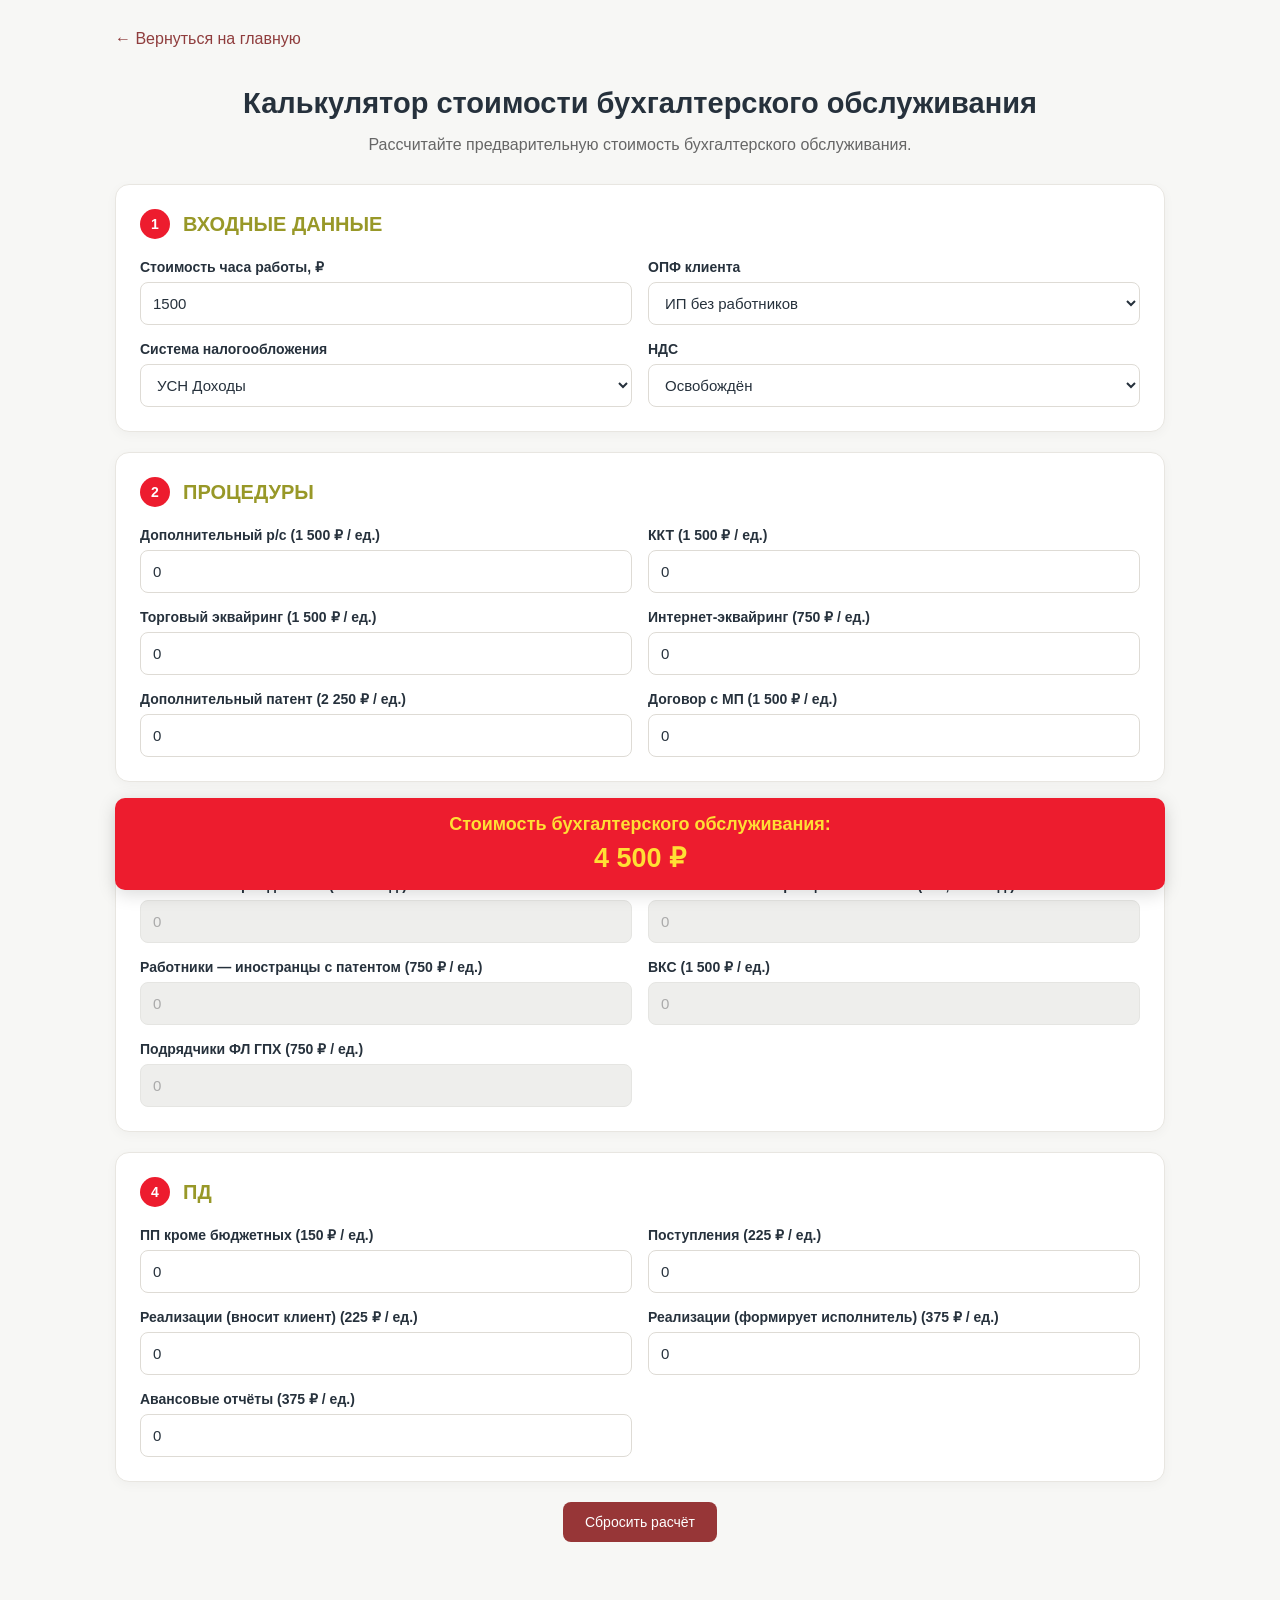
<file: templates/calculator.html>
<!DOCTYPE html>
<html lang="ru">
<head>
<meta charset="UTF-8">
<meta name="viewport" content="width=device-width, initial-scale=1.0">
<title>Калькулятор бухгалтерского обслуживания — ТАТВЕРК</title>

<style>
* { box-sizing: border-box; }

body {
    margin: 0;
    padding: 30px 16px 45px;
    background: #f7f7f5;
    color: #26313c;
    font-family: Arial, sans-serif;
}

.container {
    max-width: 1050px;
    margin: auto;
}

h1 {
    text-align: center;
    font-size: 29px;
    margin-bottom: 12px;
}

.intro {
    text-align: center;
    color: #666;
    margin-bottom: 30px;
}

.section {
    background: white;
    border: 1px solid #e8e6e1;
    border-radius: 14px;
    padding: 24px;
    margin-bottom: 20px;
    box-shadow: 0 3px 12px rgba(0,0,0,.035);
}

.section-title {
    display: flex;
    align-items: center;
    gap: 13px;
    margin-bottom: 20px;
}

.section-title h2 {
    font-size: 20px;
    margin: 0;
    color: #989828;
}

.number {
    width: 30px;
    height: 30px;
    min-width: 30px;
    display: flex;
    align-items: center;
    justify-content: center;
    background: #ed1c2e;
    color: #fff;
    border-radius: 50%;
    font-size: 14px;
    font-weight: bold;
}

.grid {
    display: grid;
    grid-template-columns: repeat(2, minmax(0, 1fr));
    gap: 16px;
}

.field {
    display: flex;
    flex-direction: column;
    gap: 7px;
    min-width: 0;
}

.field label {
    font-size: 14px;
    font-weight: 600;
}

input, select {
    width: 100%;
    min-height: 43px;
    padding: 10px 12px;
    border: 1px solid #dedbd5;
    border-radius: 8px;
    background: white;
    color: #26313c;
    font-size: 15px;
}

input:focus, select:focus {
    outline: 2px solid #d8c98a;
    border-color: #9a8a43;
}

/* Поля ЗП и КУ серые и недоступные при ИП без работников */
.salary-quantity:disabled {
    background: #eeeeec;
    color: #aaa;
    border-color: #e5e5e2;
    cursor: not-allowed;
}

select:disabled {
    background: #eeeeec;
    color: #aaa;
    cursor: not-allowed;
}

.service-grid {
    display: grid;
    grid-template-columns: repeat(3, minmax(0, 1fr));
    gap: 13px;
}

.service {
    min-height: 43px;
    padding: 10px 13px;
    border: 1px solid #dedbd5;
    border-radius: 8px;
    background: white;
    color: #26313c;
    font-size: 14px;
    font-weight: 600;
    text-align: left;
    cursor: pointer;
    transition: .2s;
}

.service:hover:not(:disabled) {
    border-color: #973637;
    background: #faf4f2;
}

.service.active {
    background: #973637;
    border-color: #973637;
    color: white;
}

.service:disabled {
    background: #eeeeec;
    color: #aaa;
    border-color: #e5e5e2;
    cursor: not-allowed;
}

.reset {
    display: block;
    margin: 20px auto;
    border: 0;
    background: #973637;
    color: white;
    border-radius: 8px;
    padding: 12px 22px;
    font-size: 14px;
    cursor: pointer;
}

.reset:hover {
    background: #7d2c2d;
}

.back-link {
    display: inline-block;
    margin-bottom: 20px;
    color: #8f3d3d;
    text-decoration: none;
}

.back-link:hover {
    text-decoration: underline;
}

.total {
    position: sticky;
    bottom: 10px;
    z-index: 10;
    background: #ed1c2e;
    color: #FFDF35;
    border-radius: 10px;
    padding: 16px;
    font-size: 18px;
    font-weight: bold;
    box-shadow: 0 4px 18px rgba(0,0,0,.15);
    text-align: center;
}

.total-price {
    font-size: 27px;
    margin-top: 7px;
}

.hidden-calculation {
    display: none !important;
}

/* МОБИЛЬНАЯ ВЕРСИЯ */

@media(max-width: 650px) {

    body {
        padding: 18px 10px 28px;
    }

    h1 {
        font-size: 23px;
        line-height: 1.3;
    }

    .intro {
        font-size: 14px;
        line-height: 1.5;
        margin-bottom: 22px;
    }

    .section {
        padding: 17px 14px;
        margin-bottom: 14px;
    }

    .section-title h2 {
        font-size: 18px;
    }

    .grid {
        grid-template-columns: 1fr;
        gap: 13px;
    }

    .service-grid {
        grid-template-columns: repeat(2, minmax(0, 1fr));
        gap: 9px;
    }

    .service {
        min-height: 45px;
        font-size: 12px;
        padding: 10px;
overflow-wrap: anywhere;
    }

    input, select {
        min-height: 44px;
        font-size: 16px;
    }

    .total {
        padding: 13px 10px;
        font-size: 15px;
        bottom: 8px;
    }

    .total-price {
        font-size: 27px;
    }

    .reset {
        width: 100%;
        min-height: 44px;
    }
}

@media(max-width: 360px) {

    .service-grid {
        grid-template-columns: 1fr;
    }

    h1 {
        font-size: 21px;
    }

    .section {
        padding: 15px 11px;
    }
}
</style>
</head>

<body>

<div class="container">

<a href="/" class="back-link">← Вернуться на главную</a>

<h1>Калькулятор стоимости бухгалтерского обслуживания</h1>

<p class="intro">
Рассчитайте предварительную стоимость бухгалтерского обслуживания.
</p>


<!-- 1. ВХОДНЫЕ ДАННЫЕ -->

<section class="section">

    <div class="section-title">
        <span class="number">1</span>
        <h2>ВХОДНЫЕ ДАННЫЕ</h2>
    </div>

    <div class="grid">

        <div class="field">
            <label for="hourPrice">Стоимость часа работы, ₽</label>
            <input
                type="number"
                id="hourPrice"
                value="1500"
                min="0"
                step="1"
            >
        </div>

        <div class="field">
            <label for="opf">ОПФ клиента</label>
            <select id="opf">
                <option value="ip_no">ИП без работников</option>
                <option value="ip_yes">ИП с работниками</option>
                <option value="ooo">ООО</option>
            </select>
        </div>

        <div class="field">
            <label for="tax">Система налогообложения</label>
            <select id="tax"></select>
        </div>

        <div class="field">
            <label for="vat">НДС</label>
            <select id="vat">
                <option value="0">Освобождён</option>
                <option value="vat57">НДС 5 / 7 %</option>
                <option value="vatOther">НДС 0 / 10 / 22 %</option>
            </select>
        </div>

    </div>
</section>


<!-- 2. ПРОЦЕДУРЫ -->

<section class="section">

    <div class="section-title">
        <span class="number">2</span>
        <h2>ПРОЦЕДУРЫ</h2>
    </div>

    <div class="grid">

        <div class="field">
            <label for="procAccount">Дополнительный р/с (1 500 ₽ / ед.)</label>
            <input type="number" id="procAccount" class="procedure-quantity" min="0" step="1" value="0">
        </div>

        <div class="field">
            <label for="procKkt">ККТ (1 500 ₽ / ед.)</label>
            <input type="number" id="procKkt" class="procedure-quantity" min="0" step="1" value="0">
        </div>

        <div class="field">
            <label for="procTrade">Торговый эквайринг (1 500 ₽ / ед.)</label>
            <input type="number" id="procTrade" class="procedure-quantity" min="0" step="1" value="0">
        </div>

        <div class="field">
            <label for="procInternet">Интернет-эквайринг (750 ₽ / ед.)</label>
            <input type="number" id="procInternet" class="procedure-quantity" min="0" step="1" value="0">
        </div>

        <div class="field">
            <label for="procPatent">Дополнительный патент (2 250 ₽ / ед.)</label>
            <input type="number" id="procPatent" class="procedure-quantity" min="0" step="1" value="0">
        </div>

        <div class="field">
            <label for="procMarket">Договор с МП (1 500 ₽ / ед.)</label>
            <input type="number" id="procMarket" class="procedure-quantity" min="0" step="1" value="0">
        </div>

    </div>

</section>


<!-- 3. ЗП И КУ -->

<section class="section" id="salarySection">

    <div class="section-title">
        <span class="number">3</span>
        <h2>ЗП И КУ</h2>
    </div>

    <div class="grid">

        <div class="field">
            <label for="salaryCitizens">Работники — граждане РФ (375 ₽ / ед.)</label>
            <input type="number" id="salaryCitizens" class="salary-quantity" min="0" step="1" value="0">
        </div>

        <div class="field">
            <label for="salaryForeignNo">Работники — иностранцы без патента (562,50 ₽ / ед.)</label>
            <input type="number" id="salaryForeignNo" class="salary-quantity" min="0" step="1" value="0">
        </div>

        <div class="field">
            <label for="salaryForeignYes">Работники — иностранцы с патентом (750 ₽ / ед.)</label>
            <input type="number" id="salaryForeignYes" class="salary-quantity" min="0" step="1" value="0">
        </div>

        <div class="field">
            <label for="salaryVks">ВКС (1 500 ₽ / ед.)</label>
            <input type="number" id="salaryVks" class="salary-quantity" min="0" step="1" value="0">
        </div>

        <div class="field">
            <label for="salaryGph">Подрядчики ФЛ ГПХ (750 ₽ / ед.)</label>
            <input type="number" id="salaryGph" class="salary-quantity" min="0" step="1" value="0">
        </div>

    </div>

</section>
<!-- 4. ПЕРВИЧНЫЕ ДОКУМЕНТЫ -->

<section class="section">

    <div class="section-title">
        <span class="number">4</span>
        <h2>ПД</h2>
    </div>

    <div class="grid">

        <div class="field">
            <label for="pdPayment">ПП кроме бюджетных (150 ₽ / ед.)</label>
            <input type="number" id="pdPayment" class="pd-quantity" min="0" step="1" value="0">
        </div>

        <div class="field">
            <label for="pdReceipts">Поступления (225 ₽ / ед.)</label>
            <input type="number" id="pdReceipts" class="pd-quantity" min="0" step="1" value="0">
        </div>

        <div class="field">
            <label for="pdSalesClient">Реализации (вносит клиент) (225 ₽ / ед.)</label>
            <input type="number" id="pdSalesClient" class="pd-quantity" min="0" step="1" value="0">
        </div>

        <div class="field">
            <label for="pdSalesExecutor">Реализации (формирует исполнитель) (375 ₽ / ед.)</label>
            <input type="number" id="pdSalesExecutor" class="pd-quantity" min="0" step="1" value="0">
        </div>

        <div class="field">
            <label for="pdAdvance">Авансовые отчёты (375 ₽ / ед.)</label>
            <input type="number" id="pdAdvance" class="pd-quantity" min="0" step="1" value="0">
        </div>

    </div>

</section>


<button class="reset" type="button" onclick="resetCalculator()">
    Сбросить расчёт
</button>


<!-- ИТОГОВАЯ СТОИМОСТЬ -->

<div class="total">

    Стоимость бухгалтерского обслуживания:

    <div class="total-price" id="totalPrice">0 ₽</div>

</div>


<!-- СКРЫТАЯ ЧАСТЬ РАСЧЁТА -->

<div class="hidden-calculation" id="hiddenCalculation"></div>

</div>


<script>

/* =====================================
   КОЭФФИЦИЕНТЫ ОПФ
===================================== */

const OPF_COEFFICIENTS = {
    ip_no: 1,
    ip_yes: 1.5,
    ooo: 2
};


/* =====================================
   НАЛОГОВЫЕ РЕЖИМЫ
===================================== */

const TAX_OPTIONS = [

    {
        value: "usn_income",
        label: "УСН Доходы",
        hours: 3,
        vat: true
    },

    {
        value: "ausn_income",
        label: "АУСН Доходы",
        hours: 3,
        vat: false
    },

    {
        value: "usn_income_expenses",
        label: "УСН Доходы - расходы",
        hours: 3,
        vat: true
    },

    {
        value: "ausn_income_expenses",
        label: "АУСН Доходы - расходы",
        hours: 3,
        vat: false
    },

    {
        value: "psn_zero",
        label: "ПСН + нулевка",
        hours: 3.6,
        vat: false
    },

    {
        value: "osn",
        label: "ОСН",
        hours: 4.2,
        vat: false
    },

    {
        value: "usn_psn",
        label: "УСН «Доходы» + ПСН",
        hours: 4.5,
        vat: false
    },

    {
        value: "usn_exp_psn",
        label: "УСН «Доходы - расходы» + ПСН",
        hours: 4.5,
        vat: false
    },

    {
        value: "osn_psn",
        label: "ОСН + ПСН",
        hours: 5.4,
        vat: false
    }

];


/* =====================================
   НОРМАТИВЫ НДС
===================================== */

const VAT_HOURS = {
    "0": 0,
    vat57: 3,
    vatOther: 5
};


/* =====================================
   НОРМАТИВЫ ВСЕХ УСЛУГ
===================================== */

const SALARY_UNIT_PRICES = {
    salaryCitizens: 375,
    salaryForeignNo: 562.50,
    salaryForeignYes: 750,
    salaryVks: 1500,
    salaryGph: 750
};

const PD_UNIT_PRICES = {
    pdPayment: 150,
    pdReceipts: 225,
    pdSalesClient: 225,
    pdSalesExecutor: 375,
    pdAdvance: 375
};

const PROCEDURE_UNIT_PRICES = {
    procAccount: 1500,
    procKkt: 1500,
    procTrade: 1500,
    procInternet: 750,
    procPatent: 2250,
    procMarket: 1500
};


const SERVICE_HOURS = {

    // Банк и финансы

    account: 0,
    factoring: 1,
    credit: 0.5,
    overdraft: 1,
    leasing: 1,
    currency: 2,

    // ККТ и эквайринг

    kkt: 0,
    trade: 0,
    internet: 0,
    sbp: 0.5,

    // Патенты

    patent: 0,

    // Маркетплейсы

    market: 0,
    marketAccounting: 3,
    pvz: 3,

    // ЗП и КУ

    citizens: 0.5,
    foreignNo: 0.25,
    foreignYes: 0.5,
    vks: 1,
    gph: 0.5,
    maternity: 0.5,
    disabled: 0.5,
    student: 0.25,

    // Первичные документы

    payment: 0.1,
    receipts: 0.15,
    salesClient: 0.15,
    salesExecutor: 0.25,
    advance: 0.25,
    commission: 0.5,
    offset: 0.25,
    reconciliation: 0.15

};


/* =====================================
   ДОСТУПНЫЕ НАЛОГОВЫЕ РЕЖИМЫ
===================================== */

const TAX_BY_OPF = {

    ip_no: [
        "usn_income",
        "ausn_income",
        "usn_income_expenses",
        "ausn_income_expenses",
        "psn_zero",
        "osn",
        "usn_psn",
        "usn_exp_psn",
        "osn_psn"
    ],

    ip_yes: [
        "usn_income",
        "ausn_income",
        "usn_income_expenses",
        "ausn_income_expenses",
        "psn_zero",
"osn",
        "usn_psn",
        "usn_exp_psn",
        "osn_psn"
    ],

    ooo: [
        "usn_income",
        "ausn_income",
        "usn_income_expenses",
        "ausn_income_expenses",
        "osn"
    ]

};


/* =====================================
   ДОСТУПНОСТЬ ДОПОЛНИТЕЛЬНОГО ПАТЕНТА
===================================== */

const PATENT_BY_OPF = {

    ip_no: [
        "psn_zero",
        "usn_psn",
        "usn_exp_psn",
        "osn_psn"
    ],

    ip_yes: [
        "psn_zero",
        "usn_income_expenses",
        "usn_exp_psn",
        "osn_psn"
    ],

    ooo: []

};


/* =====================================
   ТЕКУЩИЕ ПАРАМЕТРЫ
===================================== */

let currentOPF = "ip_no";

let selectedServices = {};


/* =====================================
   ВЫБОР ОПФ
===================================== */

document.getElementById("opf").addEventListener(
    "change",
    function() {

        currentOPF = this.value;

        updateTaxOptions();

        updateSalary();

        updatePatent();

        calculate();

    }
);


/* =====================================
   ОБНОВЛЕНИЕ НАЛОГОВЫХ РЕЖИМОВ
===================================== */

function updateTaxOptions() {

    const tax = document.getElementById("tax");

    const allowed = TAX_BY_OPF[currentOPF];

    const previousValue = tax.value;

    tax.innerHTML = "";

    TAX_OPTIONS.forEach(option => {

        if (!allowed.includes(option.value)) return;

        const element = document.createElement("option");

        element.value = option.value;

        element.textContent = option.label;

        tax.appendChild(element);

    });

    if (allowed.includes(previousValue)) {

        tax.value = previousValue;

    } else {

        tax.value = allowed[0];

    }

    updateVAT();

}


/* =====================================
   ОБНОВЛЕНИЕ НДС
===================================== */

function updateVAT() {

    const taxValue = document.getElementById("tax").value;

    const vat = document.getElementById("vat");

    const exempt = vat.querySelector(
        'option[value="0"]'
    );

    if (taxValue === "psn_zero") {

        exempt.disabled = true;

        if (vat.value === "0") {
            vat.value = "vat57";
        }

    } else {

        exempt.disabled = false;

    }

}


/* =====================================
   ЗП И КУ
===================================== */

function updateSalary() {

    const salaryAvailable = currentOPF !== "ip_no";

    document.querySelectorAll(".salary-quantity").forEach(input => {
        input.disabled = !salaryAvailable;
        if (!salaryAvailable) input.value = 0;
    });

}


/* =====================================
   ДОПОЛНИТЕЛЬНЫЙ ПАТЕНТ
===================================== */

function updatePatent() {

    const taxValue = document.getElementById("tax").value;
    const allowed = PATENT_BY_OPF[currentOPF];
    const isAllowed = allowed.includes(taxValue);
    const patentInput = document.getElementById("procPatent");

    if (patentInput) {
        patentInput.disabled = !isAllowed;
        if (!isAllowed) patentInput.value = 0;
    }

    // Сохраняем совместимость с прежней логикой кнопки патента, если она присутствует.
    const button = document.getElementById("patentButton");
    if (button) {
        button.disabled = !isAllowed;
        if (!isAllowed) {
            selectedServices.patent = false;
            button.classList.remove("active");
        }
    }
}


/* =====================================
   ВЫБОР УСЛУГ
===================================== */

document.querySelectorAll("[data-service]").forEach(button => {

    button.addEventListener("click", function() {

        if (this.disabled) return;
const service = this.dataset.service;

        selectedServices[service] =
            !selectedServices[service];

        this.classList.toggle("active");

        calculate();

    });

});


/* =====================================
   РАСЧЁТ СТОИМОСТИ
===================================== */

function calculate() {

    const taxValue = document.getElementById("tax").value;

    const taxConfig = TAX_OPTIONS.find(
        item => item.value === taxValue
    );

    const hourPrice = Math.max(
        0,
        Number(document.getElementById("hourPrice").value) || 0
    );

    const coefficient = OPF_COEFFICIENTS[currentOPF];

    // Базовые часы

    const baseHours = taxConfig
        ? taxConfig.hours * coefficient
        : 0;


    // Часы НДС

    const vatValue = document.getElementById("vat").value;

    const vatHours = taxConfig && taxConfig.vat
        ? VAT_HOURS[vatValue] || 0
        : 0;


    // Часы выбранных услуг

    let activityHours = 0;

    Object.keys(selectedServices).forEach(service => {

        if (!selectedServices[service]) return;

        // Не учитываем ЗП и КУ для ИП без работников

        if (
            currentOPF === "ip_no" &&
            [
                "citizens",
                "foreignNo",
                "foreignYes",
                "vks",
                "gph",
                "maternity",
                "disabled",
                "student"
            ].includes(service)
        ) {
            return;
        }

        activityHours += SERVICE_HOURS[service] || 0;

    });


    // Стоимость ЗП и КУ: количество единиц × фиксированная цена

    let salaryPrice = 0;

    Object.entries(SALARY_UNIT_PRICES).forEach(([inputId, unitPrice]) => {
        const input = document.getElementById(inputId);
        const quantity = Math.max(0, Number(input.value) || 0);
        salaryPrice += quantity * unitPrice;
    });

    // Стоимость первичных документов: количество единиц × фиксированная цена
    let pdPrice = 0;

    Object.entries(PD_UNIT_PRICES).forEach(([inputId, unitPrice]) => {
        const input = document.getElementById(inputId);
        const quantity = Math.max(0, Number(input.value) || 0);
        pdPrice += quantity * unitPrice;
    });

    // Стоимость процедур: количество единиц × фиксированная цена
    let procedurePrice = 0;

    Object.entries(PROCEDURE_UNIT_PRICES).forEach(([inputId, unitPrice]) => {
        const input = document.getElementById(inputId);
        const quantity = Math.max(0, Number(input.value) || 0);
        procedurePrice += quantity * unitPrice;
    });


    // Итоговые часы

    const totalHours =
        baseHours +
        vatHours +
        activityHours;


    // Итоговая стоимость

    const totalPrice = totalHours * hourPrice + salaryPrice + pdPrice + procedurePrice;


    // Отображение результата

    document.getElementById("totalPrice").textContent =
        Math.round(totalPrice).toLocaleString("ru-RU") + " ₽";


    // Скрытые данные расчёта

    document.getElementById("hiddenCalculation").textContent =
        "ОПФ: " + currentOPF +
        "; Налоговый режим: " + taxValue +
        "; Базовые часы: " + baseHours +
        "; Часы НДС: " + vatHours +
        "; Часы активностей: " + activityHours +
        "; Стоимость ЗП и КУ: " + salaryPrice +
        "; Стоимость ПД: " + pdPrice +
        "; Стоимость процедур: " + procedurePrice +
        "; Всего часов: " + totalHours +
        "; Ставка часа: " + hourPrice;

}


/* =====================================
   СМЕНА НАЛОГОВОГО РЕЖИМА
===================================== */

document.getElementById("tax").addEventListener(
    "change",
    function() {

        updateVAT();

        updatePatent();

        calculate();

    }
);


/* =====================================
   СМЕНА НДС
===================================== */

document.getElementById("vat").addEventListener(
    "change",
    calculate
);


/* =====================================
   СМЕНА СТОИМОСТИ ЧАСА
===================================== */

document.getElementById("hourPrice").addEventListener(
    "input",
    calculate
);

// Пересчёт при изменении количества работников и подрядчиков
document.querySelectorAll(".salary-quantity, .pd-quantity, .procedure-quantity").forEach(input => {
    input.addEventListener("input", calculate);
});


/* =====================================
   СБРОС РАСЧЁТА
===================================== */

function resetCalculator() {

    selectedServices = {};

    document.querySelectorAll("[data-service]").forEach(button => {

        button.classList.remove("active");

    });

    document.getElementById("hourPrice").value = 1500;

    document.querySelectorAll(".salary-quantity, .pd-quantity, .procedure-quantity").forEach(input => {
        input.value = 0;
    });

    currentOPF = "ip_no";

    document.getElementById("opf").value = "ip_no";

    document.getElementById("vat").value = "0";

    updateTaxOptions();

    updateSalary();

    updatePatent();

    calculate();

}


/* =====================================
   ЗАПУСК КАЛЬКУЛЯТОРА
===================================== */

updateTaxOptions();

updateSalary();

updatePatent();

calculate();

</script>

</body>
</html>
</file>
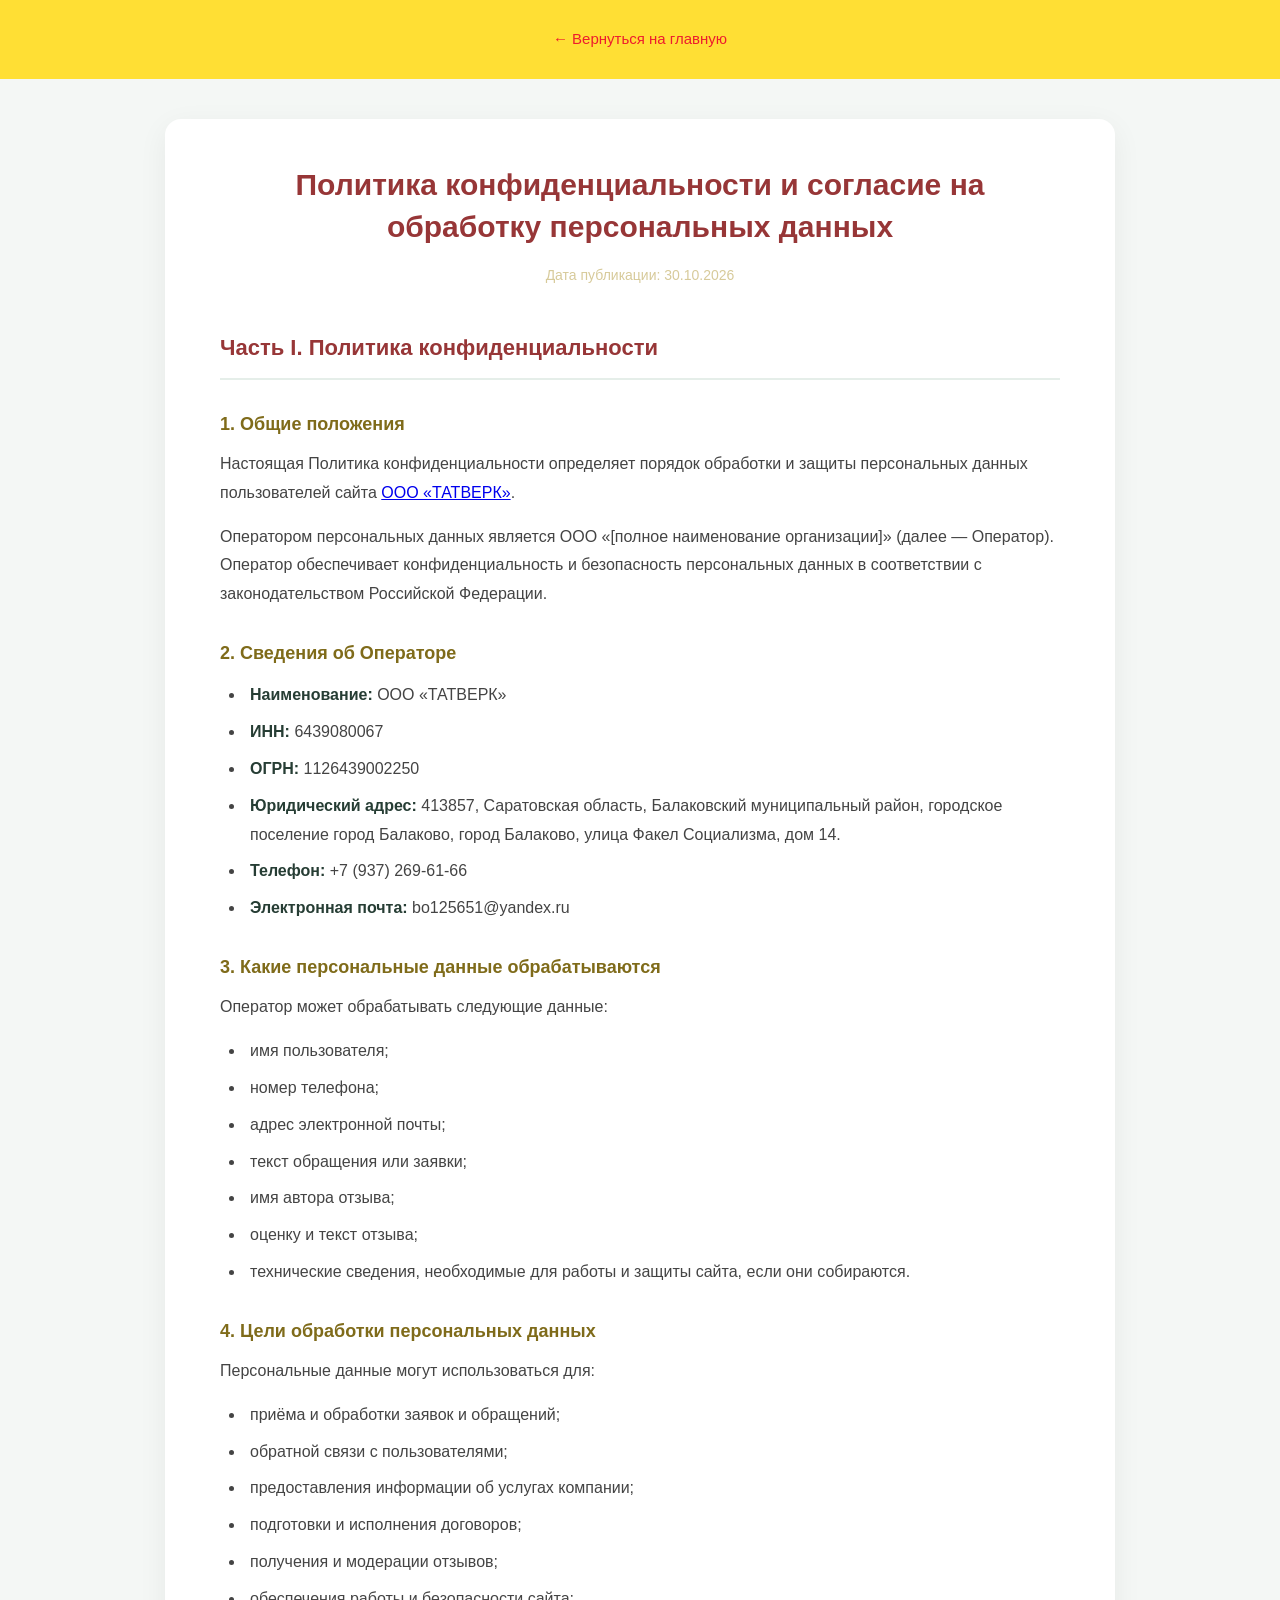
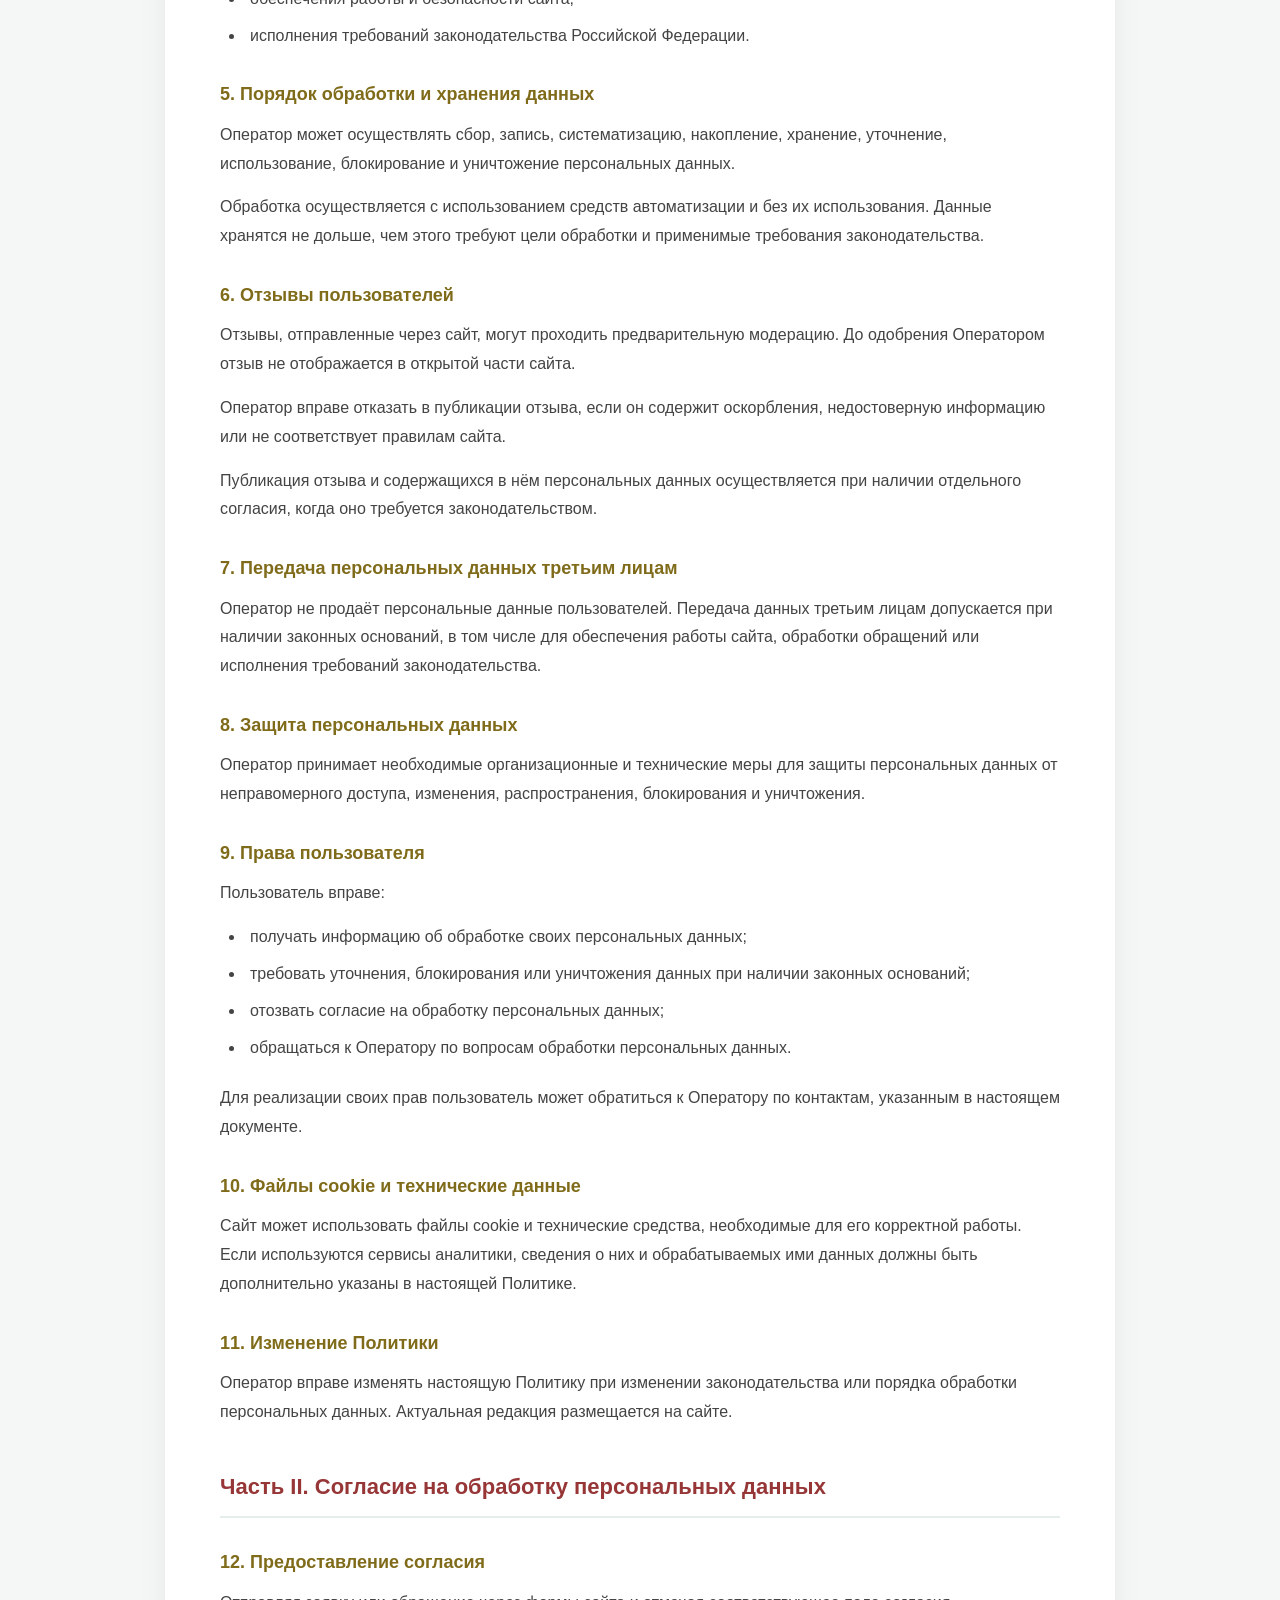
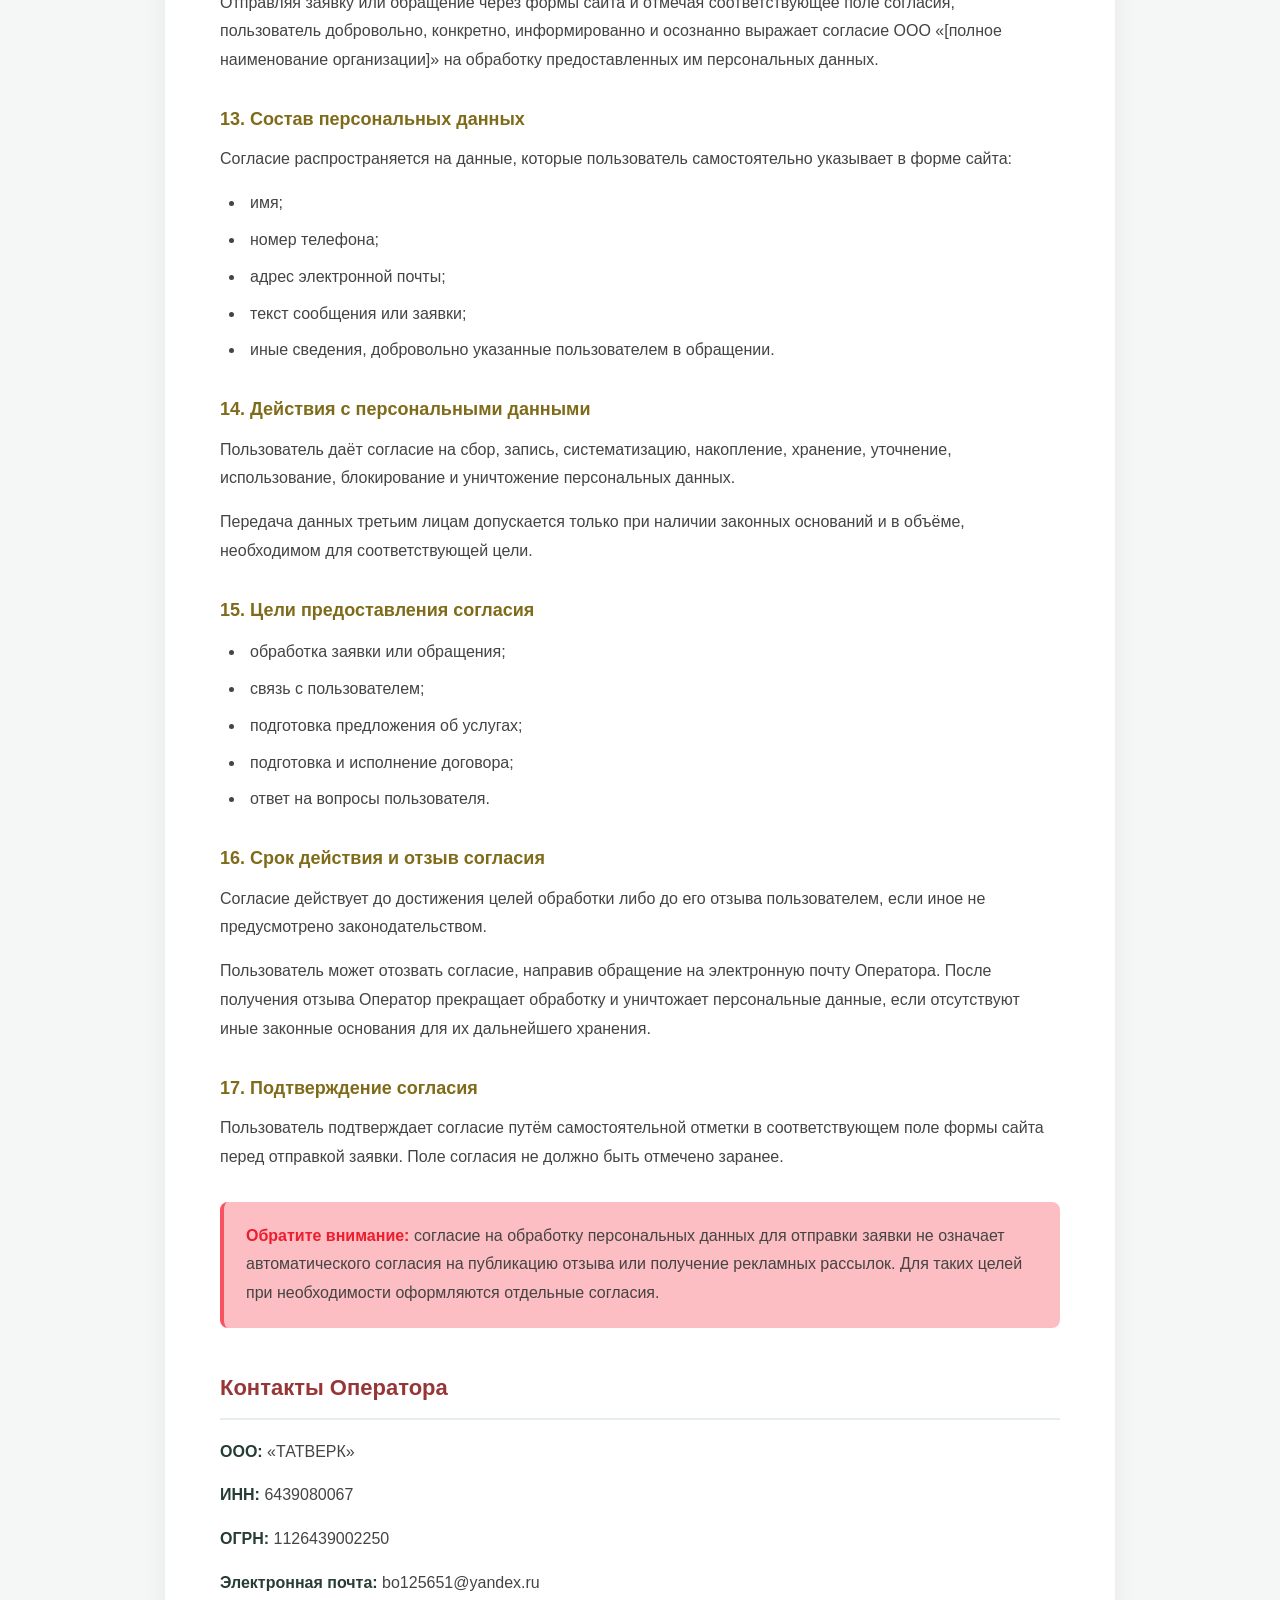
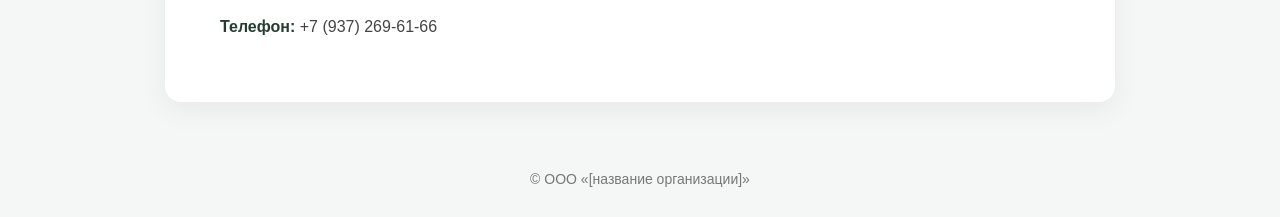
<file: templates/privacy.html>
<!DOCTYPE html>
<html lang="ru">
<head>
    <meta charset="UTF-8">
    <meta name="viewport" content="width=device-width, initial-scale=1.0">

    <title>Политика конфиденциальности</title>

    <style>
        * {
            box-sizing: border-box;
        }

        body {
            margin: 0;
            padding: 0;
            background: #f4f7f5;
            color: #444;
            font-family: Arial, sans-serif;
            font-size: 16px;
            line-height: 1.8;
        }

        .privacy-header {
            background: #FFDF34;
            color: white;
            padding: 25px 20px;
            text-align: center;
        }

        .privacy-header a {
            color: #ed1c2e;
            text-decoration: none;
            font-size: 15px;
        }

        .privacy-container {
            max-width: 950px;
            width: calc(100% - 30px);
            margin: 40px auto;
            padding: 45px 55px;
            background: white;
            border-radius: 16px;
            box-shadow: 0 8px 30px rgba(0, 0, 0, 0.06);
        }

        .privacy-container h1 {
            color: #973637;
            font-size: 30px;
            line-height: 1.4;
            text-align: center;
            margin: 0 0 15px;
        }

        .privacy-date {
            color: #D7CA9A;
            text-align: center;
            font-size: 14px;
            margin-bottom: 35px;
        }

        .privacy-container h2 {
            color: #973637;
            font-size: 22px;
            margin-top: 40px;
            margin-bottom: 18px;
            padding-bottom: 10px;
            border-bottom: 2px solid #e5eee9;
        }

        .privacy-container h3 {
            color: #7F6B1A;
            font-size: 18px;
            margin-top: 28px;
            margin-bottom: 10px;
        }

        .privacy-container p {
            margin: 0 0 15px;
        }

        .privacy-container ul {
            padding-left: 25px;
            margin: 12px 0 22px;
        }

        .privacy-container li {
            margin-bottom: 8px;
            padding-left: 5px;
        }

        .privacy-container strong {
            color: #263d34;
        }

        .privacy-note {
            background: #FCBEC3;
            border-left: 4px solid #F85260;
            border-radius: 8px;
            padding: 20px 22px;
            margin-top: 30px;
        }
	.privacy-note strong {
    	    color: #ed1c2e;
	}
        .privacy-footer {
            text-align: center;
            color: #777;
            padding: 25px 15px;
            font-size: 14px;
        }

        @media (max-width: 600px) {
            .privacy-container {
                width: calc(100% - 20px);
                margin: 15px auto;
                padding: 25px 20px;
            }

            .privacy-container h1 {
                font-size: 24px;
            }

            .privacy-container h2 {
                font-size: 20px;
            }

            .privacy-container h3 {
                font-size: 17px;
            }

            body {
                font-size: 15px;
            }
        }
    </style>
</head>

<body>

    <header class="privacy-header">
        <a href="/">← Вернуться на главную</a>
    </header>

    <main class="privacy-container">

        <h1>
            Политика конфиденциальности и согласие
            на обработку персональных данных
        </h1>

        <p class="privacy-date">
            Дата публикации: 30.10.2026

        </p>

        <h2>Часть I. Политика конфиденциальности</h2>

        <h3>1. Общие положения</h3>

        <p>
            Настоящая Политика конфиденциальности определяет порядок
            обработки и защиты персональных данных пользователей сайта
            <a href="http://127.0.0.1:5000">ООО «ТАТВЕРК»</a>.
        </p>

        <p>
            Оператором персональных данных является ООО
            «[полное наименование организации]» (далее — Оператор).
            Оператор обеспечивает конфиденциальность и безопасность
персональных данных в соответствии с законодательством
            Российской Федерации.
        </p>

        <h3>2. Сведения об Операторе</h3>

        <ul>
            <li><strong>Наименование:</strong> ООО «ТАТВЕРК»</li>
            <li><strong>ИНН:</strong> 6439080067</li>
            <li><strong>ОГРН:</strong> 1126439002250</li>
            <li><strong>Юридический адрес:</strong> 413857, Саратовская область, Балаковский муниципальный район, городское поселение город Балаково, город Балаково, улица Факел Социализма, дом 14. </li>
            <li><strong>Телефон:</strong> +7 (937) 269-61-66</li>
            <li><strong>Электронная почта:</strong> bo125651@yandex.ru</li>
        </ul>

        <h3>3. Какие персональные данные обрабатываются</h3>

        <p>Оператор может обрабатывать следующие данные:</p>

        <ul>
            <li>имя пользователя;</li>
            <li>номер телефона;</li>
            <li>адрес электронной почты;</li>
            <li>текст обращения или заявки;</li>
            <li>имя автора отзыва;</li>
            <li>оценку и текст отзыва;</li>
            <li>технические сведения, необходимые для работы и защиты сайта, если они собираются.</li>
        </ul>

        <h3>4. Цели обработки персональных данных</h3>

        <p>Персональные данные могут использоваться для:</p>

        <ul>
            <li>приёма и обработки заявок и обращений;</li>
            <li>обратной связи с пользователями;</li>
            <li>предоставления информации об услугах компании;</li>
            <li>подготовки и исполнения договоров;</li>
            <li>получения и модерации отзывов;</li>
            <li>обеспечения работы и безопасности сайта;</li>
            <li>исполнения требований законодательства Российской Федерации.</li>
        </ul>

        <h3>5. Порядок обработки и хранения данных</h3>

        <p>
            Оператор может осуществлять сбор, запись, систематизацию,
            накопление, хранение, уточнение, использование, блокирование
            и уничтожение персональных данных.
        </p>

        <p>
            Обработка осуществляется с использованием средств автоматизации
            и без их использования. Данные хранятся не дольше, чем этого
            требуют цели обработки и применимые требования законодательства.
        </p>

        <h3>6. Отзывы пользователей</h3>

        <p>
            Отзывы, отправленные через сайт, могут проходить предварительную
            модерацию. До одобрения Оператором отзыв не отображается
            в открытой части сайта.
        </p>

        <p>
            Оператор вправе отказать в публикации отзыва, если он содержит
            оскорбления, недостоверную информацию или не соответствует
            правилам сайта.
        </p>

        <p>
            Публикация отзыва и содержащихся в нём персональных данных
            осуществляется при наличии отдельного согласия, когда оно
            требуется законодательством.
        </p>

        <h3>7. Передача персональных данных третьим лицам</h3>

        <p>
            Оператор не продаёт персональные данные пользователей.
            Передача данных третьим лицам допускается при наличии законных
            оснований, в том числе для обеспечения работы сайта,
            обработки обращений или исполнения требований законодательства.
        </p>

        <h3>8. Защита персональных данных</h3>

        <p>
            Оператор принимает необходимые организационные и технические
            меры для защиты персональных данных от неправомерного доступа,
            изменения, распространения, блокирования и уничтожения.
        </p>

        <h3>9. Права пользователя</h3>

        <p>Пользователь вправе:</p>

        <ul>
            <li>получать информацию об обработке своих персональных данных;</li>
            <li>требовать уточнения, блокирования или уничтожения данных при наличии законных оснований;</li>
            <li>отозвать согласие на обработку персональных данных;</li>
            <li>обращаться к Оператору по вопросам обработки персональных данных.</li>
</ul>

        <p>
            Для реализации своих прав пользователь может обратиться
            к Оператору по контактам, указанным в настоящем документе.
        </p>

        <h3>10. Файлы cookie и технические данные</h3>

        <p>
            Сайт может использовать файлы cookie и технические средства,
            необходимые для его корректной работы. Если используются
            сервисы аналитики, сведения о них и обрабатываемых ими данных
            должны быть дополнительно указаны в настоящей Политике.
        </p>

        <h3>11. Изменение Политики</h3>

        <p>
            Оператор вправе изменять настоящую Политику при изменении
            законодательства или порядка обработки персональных данных.
            Актуальная редакция размещается на сайте.
        </p>

        <h2>Часть II. Согласие на обработку персональных данных</h2>

        <h3>12. Предоставление согласия</h3>

        <p>
            Отправляя заявку или обращение через формы сайта и отмечая
            соответствующее поле согласия, пользователь добровольно,
            конкретно, информированно и осознанно выражает согласие
            ООО «[полное наименование организации]» на обработку
            предоставленных им персональных данных.
        </p>

        <h3>13. Состав персональных данных</h3>

        <p>Согласие распространяется на данные, которые пользователь самостоятельно указывает в форме сайта:</p>

        <ul>
            <li>имя;</li>
            <li>номер телефона;</li>
            <li>адрес электронной почты;</li>
            <li>текст сообщения или заявки;</li>
            <li>иные сведения, добровольно указанные пользователем в обращении.</li>
        </ul>

        <h3>14. Действия с персональными данными</h3>

        <p>
            Пользователь даёт согласие на сбор, запись, систематизацию,
            накопление, хранение, уточнение, использование, блокирование
            и уничтожение персональных данных.
        </p>

        <p>
            Передача данных третьим лицам допускается только при наличии
            законных оснований и в объёме, необходимом для соответствующей цели.
        </p>

        <h3>15. Цели предоставления согласия</h3>

        <ul>
            <li>обработка заявки или обращения;</li>
            <li>связь с пользователем;</li>
            <li>подготовка предложения об услугах;</li>
            <li>подготовка и исполнение договора;</li>
            <li>ответ на вопросы пользователя.</li>
        </ul>

        <h3>16. Срок действия и отзыв согласия</h3>

        <p>
            Согласие действует до достижения целей обработки либо до его
            отзыва пользователем, если иное не предусмотрено законодательством.
        </p>

        <p>
            Пользователь может отозвать согласие, направив обращение
            на электронную почту Оператора. После получения отзыва
            Оператор прекращает обработку и уничтожает персональные данные,
            если отсутствуют иные законные основания для их дальнейшего хранения.
        </p>

        <h3>17. Подтверждение согласия</h3>

        <p>
            Пользователь подтверждает согласие путём самостоятельной отметки
            в соответствующем поле формы сайта перед отправкой заявки.
            Поле согласия не должно быть отмечено заранее.
        </p>

        <div class="privacy-note">
            <strong>Обратите внимание:</strong>
            согласие на обработку персональных данных для отправки заявки
            не означает автоматического согласия на публикацию отзыва
            или получение рекламных рассылок. Для таких целей при необходимости
            оформляются отдельные согласия.
        </div>

        <h2>Контакты Оператора</h2>

        <p><strong>ООО:</strong> «ТАТВЕРК»</p>
        <p><strong>ИНН:</strong>  6439080067</p>
        <p><strong>ОГРН:</strong> 1126439002250</p>
        <p><strong>Электронная почта:</strong> bo125651@yandex.ru</p>
<p><strong>Телефон:</strong> +7 (937) 269-61-66</p>

    </main>

    <footer class="privacy-footer">
        © ООО «[название организации]»
    </footer>

</body>
</html>
</file>
